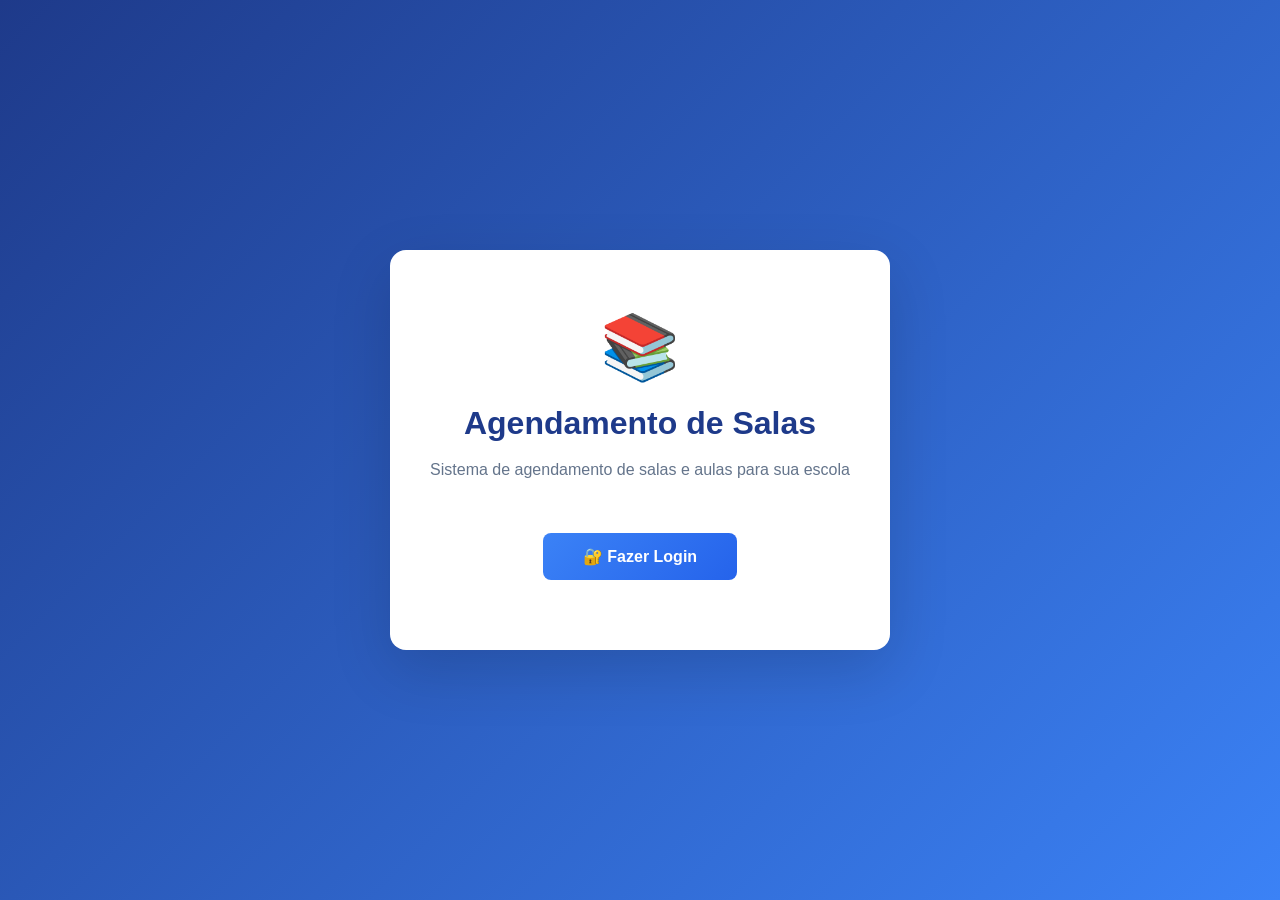
<file: templates/index.html>
<!DOCTYPE html>
<html lang="pt-BR">
<head>
    <meta charset="UTF-8">
    <meta name="viewport" content="width=device-width, initial-scale=1.0">
    <title>Agendamento de Salas</title>
    <style>
        * {
            margin: 0;
            padding: 0;
            box-sizing: border-box;
        }

        body {
            font-family: 'Inter', 'Segoe UI', sans-serif;
            background: linear-gradient(135deg, #1e3a8a 0%, #3b82f6 100%);
            min-height: 100vh;
            display: flex;
            align-items: center;
            justify-content: center;
            padding: 20px;
        }

        .container {
            text-align: center;
            background: white;
            padding: 60px 40px;
            border-radius: 16px;
            box-shadow: 0 20px 60px rgba(0,0,0,0.15);
            max-width: 500px;
            width: 100%;
        }

        .logo {
            font-size: 64px;
            margin-bottom: 20px;
        }

        h1 {
            color: #1e3a8a;
            font-size: 32px;
            font-weight: 700;
            margin-bottom: 15px;
        }

        p {
            color: #64748b;
            font-size: 16px;
            margin-bottom: 40px;
            line-height: 1.6;
        }

        .btn {
            display: inline-block;
            padding: 14px 40px;
            border: none;
            border-radius: 8px;
            cursor: pointer;
            font-weight: 600;
            font-size: 16px;
            text-decoration: none;
            transition: all 0.3s ease;
            margin: 10px;
        }

        .btn-primary {
            background: linear-gradient(135deg, #3b82f6 0%, #2563eb 100%);
            color: white;
        }

        .btn-primary:hover {
            transform: translateY(-2px);
            box-shadow: 0 8px 16px rgba(59, 130, 246, 0.3);
        }

        .btn-secondary {
            background: #f1f5f9;
            color: #1e3a8a;
            border: 2px solid #e2e8f0;
        }

        .btn-secondary:hover {
            background: #e2e8f0;
        }
    </style>
</head>
<body>
    <div class="container">
        <div class="logo">📚</div>
        <h1>Agendamento de Salas</h1>
        <p>Sistema de agendamento de salas e aulas para sua escola</p>

        <a href="/login" class="btn btn-primary">🔐 Fazer Login</a>
    </div>
</body>
</html>
</file>
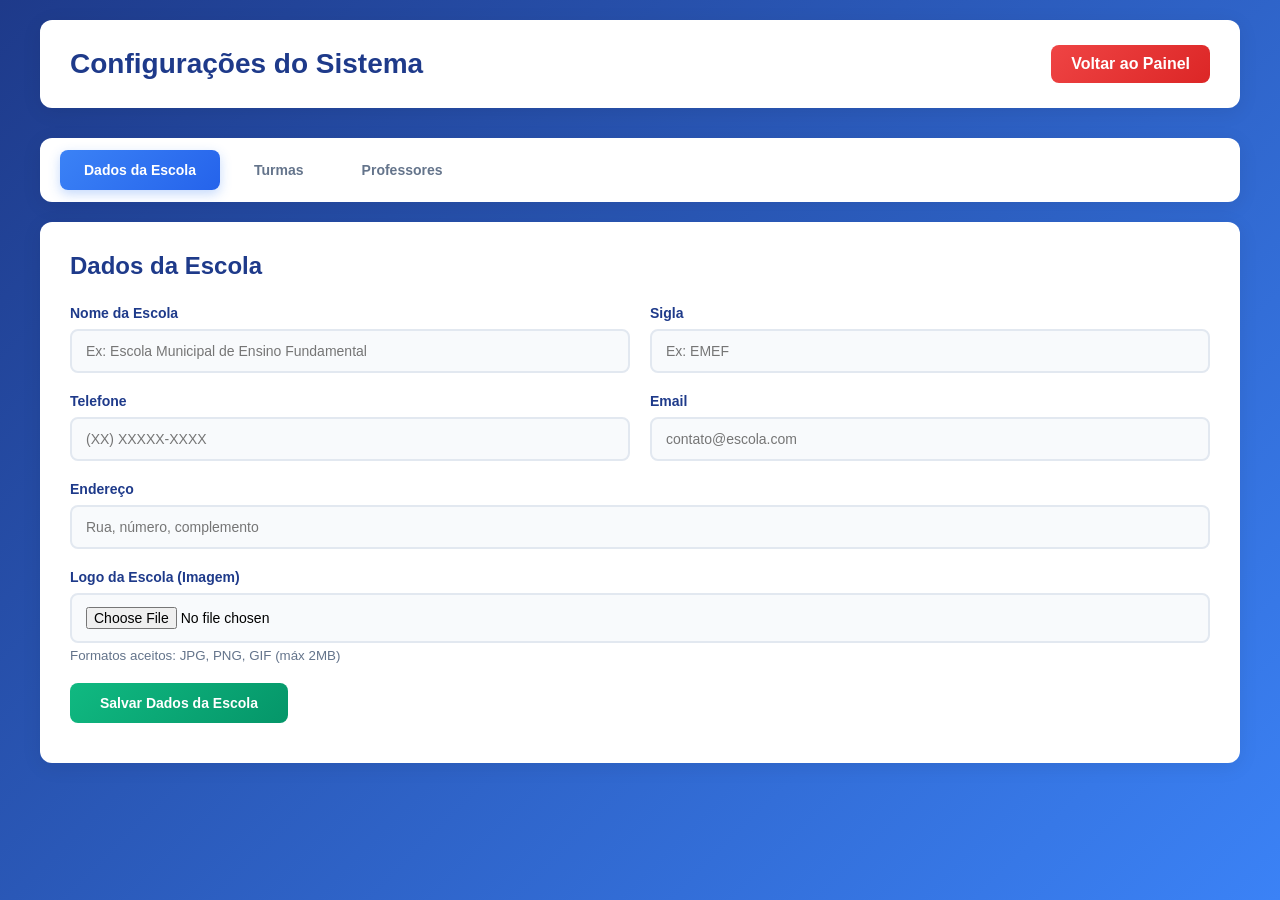
<file: templates/config.html>
<!DOCTYPE html>
<html lang="pt-BR">
<head>
    <meta charset="UTF-8">
    <meta name="viewport" content="width=device-width, initial-scale=1.0">
    <title>Configurações - Agendamento de Salas</title>
    <style>
        * {
            margin: 0;
            padding: 0;
            box-sizing: border-box;
        }

        body {
            font-family: 'Inter', 'Segoe UI', sans-serif;
            background: linear-gradient(135deg, #1e3a8a 0%, #3b82f6 100%);
            min-height: 100vh;
            padding: 20px;
        }

        .container {
            max-width: 1200px;
            margin: 0 auto;
        }

        .header {
            display: flex;
            justify-content: space-between;
            align-items: center;
            margin-bottom: 30px;
            background: white;
            padding: 25px 30px;
            border-radius: 12px;
            box-shadow: 0 4px 20px rgba(0,0,0,0.08);
        }

        .header h1 {
            color: #1e3a8a;
            font-size: 28px;
            font-weight: 700;
        }

        .header a {
            background: linear-gradient(135deg, #ef4444 0%, #dc2626 100%);
            color: white;
            padding: 10px 20px;
            border-radius: 8px;
            text-decoration: none;
            font-weight: 600;
            transition: all 0.3s ease;
        }

        .header a:hover {
            transform: translateY(-2px);
            box-shadow: 0 8px 16px rgba(239, 68, 68, 0.3);
        }

        .tabs {
            display: flex;
            gap: 10px;
            margin-bottom: 20px;
            background: white;
            padding: 12px 20px;
            border-radius: 12px;
            box-shadow: 0 4px 20px rgba(0,0,0,0.08);
            flex-wrap: wrap;
        }

        .tab-btn {
            padding: 12px 24px;
            border: none;
            background: transparent;
            color: #64748b;
            cursor: pointer;
            border-radius: 8px;
            font-weight: 600;
            transition: all 0.3s ease;
            font-size: 14px;
        }

        .tab-btn:hover {
            background: #f1f5f9;
        }

        .tab-btn.active {
            background: linear-gradient(135deg, #3b82f6 0%, #2563eb 100%);
            color: white;
            box-shadow: 0 4px 12px rgba(59, 130, 246, 0.3);
        }

        .tab-content {
            display: none;
            background: white;
            padding: 30px;
            border-radius: 12px;
            box-shadow: 0 4px 20px rgba(0,0,0,0.08);
        }

        .tab-content.active {
            display: block;
        }

        .tab-content h2 {
            color: #1e3a8a;
            margin-bottom: 25px;
            font-size: 24px;
            font-weight: 700;
        }

        .form-group {
            margin-bottom: 20px;
        }

        .form-group label {
            display: block;
            margin-bottom: 8px;
            color: #1e3a8a;
            font-weight: 600;
            font-size: 14px;
        }

        .form-group input,
        .form-group textarea {
            width: 100%;
            padding: 12px 14px;
            border: 2px solid #e2e8f0;
            border-radius: 8px;
            font-size: 14px;
            font-family: inherit;
            transition: all 0.3s ease;
            background: #f8fafc;
        }

        .form-group input:focus,
        .form-group textarea:focus {
            outline: none;
            border-color: #3b82f6;
            background: white;
            box-shadow: 0 0 0 3px rgba(59, 130, 246, 0.1);
        }

        .btn {
            background: linear-gradient(135deg, #3b82f6 0%, #2563eb 100%);
            color: white;
            padding: 12px 30px;
            border: none;
            border-radius: 8px;
            cursor: pointer;
            font-weight: 600;
            font-size: 14px;
            transition: all 0.3s ease;
            margin-right: 10px;
            margin-bottom: 10px;
        }

        .btn:hover {
            transform: translateY(-2px);
            box-shadow: 0 8px 16px rgba(59, 130, 246, 0.3);
        }

        .btn-danger {
            background: linear-gradient(135deg, #ef4444 0%, #dc2626 100%);
        }

        .btn-danger:hover {
            box-shadow: 0 8px 16px rgba(239, 68, 68, 0.3);
        }

        .btn-success {
            background: linear-gradient(135deg, #10b981 0%, #059669 100%);
        }

        .btn-success:hover {
            box-shadow: 0 8px 16px rgba(16, 185, 129, 0.3);
        }

        .list-section {
            margin-top: 30px;
            padding-top: 30px;
            border-top: 2px solid #e2e8f0;
        }

        .list-section h3 {
            color: #1e3a8a;
            margin-bottom: 20px;
            font-size: 18px;
            font-weight: 700;
        }

        .item-list {
            display: grid;
            grid-template-columns: repeat(auto-fill, minmax(250px, 1fr));
            gap: 15px;
        }

        .item-card {
            background: #f8fafc;
            padding: 15px;
            border-radius: 8px;
            border: 2px solid #e2e8f0;
            display: flex;
            justify-content: space-between;
            align-items: center;
            transition: all 0.3s ease;
        }

        .item-card:hover {
            border-color: #3b82f6;
            box-shadow: 0 4px 12px rgba(59, 130, 246, 0.1);
        }

        .item-name {
            color: #1e3a8a;
            font-weight: 600;
            flex: 1;
        }

        .item-actions {
            display: flex;
            gap: 8px;
        }

        .btn-small {
            padding: 6px 12px;
            font-size: 12px;
            border: none;
            border-radius: 6px;
            cursor: pointer;
            font-weight: 600;
            transition: all 0.3s ease;
        }

        .btn-edit {
            background: #3b82f6;
            color: white;
        }

        .btn-edit:hover {
            background: #2563eb;
        }

        .btn-delete {
            background: #ef4444;
            color: white;
        }

        .btn-delete:hover {
            background: #dc2626;
        }

        .logo-preview {
            margin-top: 20px;
            text-align: center;
        }

        .logo-preview img {
            max-width: 200px;
            max-height: 200px;
            border-radius: 8px;
            box-shadow: 0 4px 12px rgba(0,0,0,0.1);
        }

        .alert {
            padding: 15px 20px;
            border-radius: 8px;
            margin-bottom: 20px;
            display: none;
        }

        .alert.show {
            display: block;
        }

        .alert-success {
            background: linear-gradient(135deg, #d1fae5 0%, #a7f3d0 100%);
            color: #065f46;
            border: 1px solid #6ee7b7;
        }

        .alert-error {
            background: linear-gradient(135deg, #fee2e2 0%, #fecaca 100%);
            color: #7f1d1d;
            border: 1px solid #fca5a5;
        }

        .form-row {
            display: grid;
            grid-template-columns: 1fr 1fr;
            gap: 20px;
        }

        .form-row.full {
            grid-template-columns: 1fr;
        }

        @media (max-width: 768px) {
            .form-row {
                grid-template-columns: 1fr;
            }

            .item-list {
                grid-template-columns: 1fr;
            }

            .tabs {
                flex-direction: column;
            }
        }
    </style>
</head>
<body>
    <div class="container">
        <div class="header">
            <h1>Configurações do Sistema</h1>
            <a href="/admin">Voltar ao Painel</a>
        </div>

        <div id="alertaMsg" class="alert"></div>

        <div class="tabs">
            <button class="tab-btn active" data-tab="escola">Dados da Escola</button>
            <button class="tab-btn" data-tab="turmas">Turmas</button>
            <button class="tab-btn" data-tab="professores">Professores</button>
        </div>

        <!-- ABA: DADOS DA ESCOLA -->
        <div id="escola" class="tab-content active">
            <h2>Dados da Escola</h2>
            <form id="formEscola">
                <div class="form-row">
                    <div class="form-group">
                        <label for="nomeEscola">Nome da Escola</label>
                        <input type="text" id="nomeEscola" name="nomeEscola" placeholder="Ex: Escola Municipal de Ensino Fundamental" required>
                    </div>
                    <div class="form-group">
                        <label for="siglaEscola">Sigla</label>
                        <input type="text" id="siglaEscola" name="siglaEscola" placeholder="Ex: EMEF" required>
                    </div>
                </div>

                <div class="form-row">
                    <div class="form-group">
                        <label for="telefone">Telefone</label>
                        <input type="tel" id="telefone" name="telefone" placeholder="(XX) XXXXX-XXXX">
                    </div>
                    <div class="form-group">
                        <label for="email">Email</label>
                        <input type="email" id="email" name="email" placeholder="contato@escola.com">
                    </div>
                </div>

                <div class="form-row full">
                    <div class="form-group">
                        <label for="endereco">Endereço</label>
                        <input type="text" id="endereco" name="endereco" placeholder="Rua, número, complemento">
                    </div>
                </div>

                <div class="form-group">
                    <label for="logo">Logo da Escola (Imagem)</label>
                    <input type="file" id="logo" name="logo" accept="image/*">
                    <small style="color: #64748b; margin-top: 5px; display: block;">Formatos aceitos: JPG, PNG, GIF (máx 2MB)</small>
                </div>

                <div class="logo-preview" id="logoPreview"></div>

                <button type="submit" class="btn btn-success">Salvar Dados da Escola</button>
            </form>
        </div>

        <!-- ABA: TURMAS -->
        <div id="turmas" class="tab-content">
            <h2>Gerenciar Turmas</h2>

            <div style="background: #f8fafc; padding: 20px; border-radius: 8px; margin-bottom: 20px;">
                <h3 style="color: #1e3a8a; margin-bottom: 15px;">Adicionar Nova Turma</h3>
                <div class="form-row">
                    <div class="form-group">
                        <label for="nomeTurma">Nome da Turma</label>
                        <input type="text" id="nomeTurma" name="nomeTurma" placeholder="Ex: 1º 1, 2º EM A, CEJA E.F." required>
                    </div>
                    <div class="form-group">
                        <label for="serieTurma">Série/Nível</label>
                        <input type="text" id="serieTurma" name="serieTurma" placeholder="Ex: Anos Iniciais, Ensino Médio" required>
                    </div>
                </div>
                <button type="button" class="btn" onclick="adicionarTurma()">Adicionar Turma</button>
            </div>

            <div class="list-section">
                <h3>Turmas Cadastradas</h3>
                <div class="item-list" id="listaTurmas">
                    <p style="color: #94a3b8;">Carregando turmas...</p>
                </div>
            </div>
        </div>

        <!-- ABA: PROFESSORES -->
        <div id="professores" class="tab-content">
            <h2>Gerenciar Professores</h2>

            <div style="background: #f8fafc; padding: 20px; border-radius: 8px; margin-bottom: 20px;">
                <h3 style="color: #1e3a8a; margin-bottom: 15px;">Adicionar Novo Professor</h3>
                <div class="form-row">
                    <div class="form-group">
                        <label for="nomeProfessor">Nome do Professor</label>
                        <input type="text" id="nomeProfessor" name="nomeProfessor" placeholder="Ex: João Silva" required>
                    </div>
                    <div class="form-group">
                        <label for="emailProfessor">Email</label>
                        <input type="email" id="emailProfessor" name="emailProfessor" placeholder="professor@email.com" required>
                    </div>
                </div>
                <div class="form-row">
                    <div class="form-group">
                        <label for="senhaProfessor">Senha Inicial</label>
                        <input type="password" id="senhaProfessor" name="senhaProfessor" placeholder="Mínimo 6 caracteres" required>
                    </div>
                    <div class="form-group">
                        <label for="disciplinaProfessor">Disciplina</label>
                        <input type="text" id="disciplinaProfessor" name="disciplinaProfessor" placeholder="Ex: Matemática">
                    </div>
                </div>
                <button type="button" class="btn" onclick="adicionarProfessor()">Adicionar Professor</button>
            </div>

            <div class="list-section">
                <h3>Professores Cadastrados</h3>
                <div class="item-list" id="listaProfessores">
                    <p style="color: #94a3b8;">Carregando professores...</p>
                </div>
            </div>
        </div>
    </div>

    <script>
        function mostrarAlerta(mensagem, tipo) {
            const alerta = document.getElementById('alertaMsg');
            alerta.textContent = mensagem;
            alerta.className = `alert show alert-${tipo}`;

            setTimeout(() => {
                alerta.classList.remove('show');
            }, 4000);
        }

        // TABS
        document.querySelectorAll('.tab-btn').forEach(btn => {
            btn.addEventListener('click', function() {
                const tabName = this.getAttribute('data-tab');

                document.querySelectorAll('.tab-content').forEach(tab => {
                    tab.classList.remove('active');
                });
                document.querySelectorAll('.tab-btn').forEach(b => {
                    b.classList.remove('active');
                });

                document.getElementById(tabName).classList.add('active');
                this.classList.add('active');

                if (tabName === 'turmas') {
                    carregarTurmas();
                } else if (tabName === 'professores') {
                    carregarProfessores();
                }
            });
        });

        // ESCOLA
        document.getElementById('formEscola').addEventListener('submit', function(e) {
            e.preventDefault();

            const formData = new FormData();
            formData.append('nomeEscola', document.getElementById('nomeEscola').value);
            formData.append('siglaEscola', document.getElementById('siglaEscola').value);
            formData.append('telefone', document.getElementById('telefone').value);
            formData.append('email', document.getElementById('email').value);
            formData.append('endereco', document.getElementById('endereco').value);

            const logoFile = document.getElementById('logo').files[0];
            if (logoFile) {
                formData.append('logo', logoFile);
            }

            fetch('/api/config/escola', {
                method: 'POST',
                body: formData
            })
            .then(response => response.json())
            .then(data => {
                if (data.sucesso) {
                    mostrarAlerta('Dados da escola salvos com sucesso!', 'success');
                } else {
                    mostrarAlerta('Erro ao salvar: ' + data.mensagem, 'error');
                }
            })
            .catch(error => {
                mostrarAlerta('Erro ao salvar dados', 'error');
                console.error('Erro:', error);
            });
        });

        // LOGO PREVIEW
        document.getElementById('logo').addEventListener('change', function(e) {
            const file = e.target.files[0];
            if (file) {
                const reader = new FileReader();
                reader.onload = function(event) {
                    const preview = document.getElementById('logoPreview');
                    preview.innerHTML = `<img src="${event.target.result}" alt="Logo da Escola">`;
                };
                reader.readAsDataURL(file);
            }
        });

        // TURMAS
        function carregarTurmas() {
            fetch('/api/config/turmas')
                .then(response => response.json())
                .then(data => {
                    exibirTurmas(data.turmas || []);
                })
                .catch(error => {
                    console.error('Erro ao carregar turmas:', error);
                });
        }

        function exibirTurmas(turmas) {
            const lista = document.getElementById('listaTurmas');

            if (turmas.length === 0) {
                lista.innerHTML = '<p style="color: #94a3b8; grid-column: 1/-1;">Nenhuma turma cadastrada.</p>';
                return;
            }

            lista.innerHTML = turmas.map(turma => `
                <div class="item-card">
                    <div>
                        <div class="item-name">${turma.nome}</div>
                        <small style="color: #64748b;">${turma.serie}</small>
                    </div>
                    <div class="item-actions">
                        <button class="btn-small btn-delete" onclick="deletarTurma(${turma.id})">Deletar</button>
                    </div>
                </div>
            `).join('');
        }

        function adicionarTurma() {
            const nome = document.getElementById('nomeTurma').value;
            const serie = document.getElementById('serieTurma').value;

            if (!nome || !serie) {
                mostrarAlerta('Preencha todos os campos!', 'error');
                return;
            }

            fetch('/api/config/turmas', {
                method: 'POST',
                headers: {
                    'Content-Type': 'application/json'
                },
                body: JSON.stringify({
                    nome: nome,
                    serie: serie
                })
            })
            .then(response => response.json())
            .then(data => {
                if (data.sucesso) {
                    mostrarAlerta('Turma adicionada com sucesso!', 'success');
                    document.getElementById('nomeTurma').value = '';
                    document.getElementById('serieTurma').value = '';
                    carregarTurmas();
                } else {
                    mostrarAlerta('Erro ao adicionar: ' + data.mensagem, 'error');
                }
            })
            .catch(error => {
                mostrarAlerta('Erro ao adicionar turma', 'error');
                console.error('Erro:', error);
            });
        }

        function deletarTurma(id) {
            if (confirm('Tem certeza que deseja deletar esta turma?')) {
                fetch(`/api/config/turmas/${id}`, {
                    method: 'DELETE'
                })
                .then(response => response.json())
                .then(data => {
                    if (data.sucesso) {
                        mostrarAlerta('Turma deletada!', 'success');
                        carregarTurmas();
                    } else {
                        mostrarAlerta('Erro ao deletar: ' + data.mensagem, 'error');
                    }
                })
                .catch(error => {
                    mostrarAlerta('Erro ao deletar turma', 'error');
                    console.error('Erro:', error);
                });
            }
        }

        // PROFESSORES
        function carregarProfessores() {
            fetch('/api/config/professores')
                .then(response => response.json())
                .then(data => {
                    exibirProfessores(data.professores || []);
                })
                .catch(error => {
                    console.error('Erro ao carregar professores:', error);
                });
        }

        function exibirProfessores(professores) {
            const lista = document.getElementById('listaProfessores');

            if (professores.length === 0) {
                lista.innerHTML = '<p style="color: #94a3b8; grid-column: 1/-1;">Nenhum professor cadastrado.</p>';
                return;
            }

            lista.innerHTML = professores.map(prof => `
                <div class="item-card">
                    <div>
                        <div class="item-name">${prof.nome}</div>
                        <small style="color: #64748b;">${prof.email}</small>
                    </div>
                    <div class="item-actions">
                        <button class="btn-small btn-delete" onclick="deletarProfessor(${prof.id})">Deletar</button>
                    </div>
                </div>
            `).join('');
        }

        function adicionarProfessor() {
            const nome = document.getElementById('nomeProfessor').value;
            const email = document.getElementById('emailProfessor').value;
            const senha = document.getElementById('senhaProfessor').value;
            const disciplina = document.getElementById('disciplinaProfessor').value;

            if (!nome || !email || !senha) {
                mostrarAlerta('Preencha todos os campos obrigatórios!', 'error');
                return;
            }

            if (senha.length < 6) {
                mostrarAlerta('A senha deve ter no mínimo 6 caracteres!', 'error');
                return;
            }

            fetch('/api/config/professores', {
                method: 'POST',
                headers: {
                    'Content-Type': 'application/json'
                },
                body: JSON.stringify({
                    nome: nome,
                    email: email,
                    senha: senha,
                    disciplina: disciplina
                })
            })
            .then(response => response.json())
            .then(data => {
                if (data.sucesso) {
                    mostrarAlerta('Professor adicionado com sucesso!', 'success');
                    document.getElementById('nomeProfessor').value = '';
                    document.getElementById('emailProfessor').value = '';
                    document.getElementById('senhaProfessor').value = '';
                    document.getElementById('disciplinaProfessor').value = '';
                    carregarProfessores();
                } else {
                    mostrarAlerta('Erro ao adicionar: ' + data.mensagem, 'error');
                }
            })
            .catch(error => {
                mostrarAlerta('Erro ao adicionar professor', 'error');
                console.error('Erro:', error);
            });
        }

        function deletarProfessor(id) {
            if (confirm('Tem certeza que deseja deletar este professor?')) {
                fetch(`/api/config/professores/${id}`, {
                    method: 'DELETE'
                })
                .then(response => response.json())
                .then(data => {
                    if (data.sucesso) {
                        mostrarAlerta('Professor deletado!', 'success');
                        carregarProfessores();
                    } else {
                        mostrarAlerta('Erro ao deletar: ' + data.mensagem, 'error');
                    }
                })
                .catch(error => {
                    mostrarAlerta('Erro ao deletar professor', 'error');
                    console.error('Erro:', error);
                });
            }
        }
    </script>
</body>
</html>
</file>
